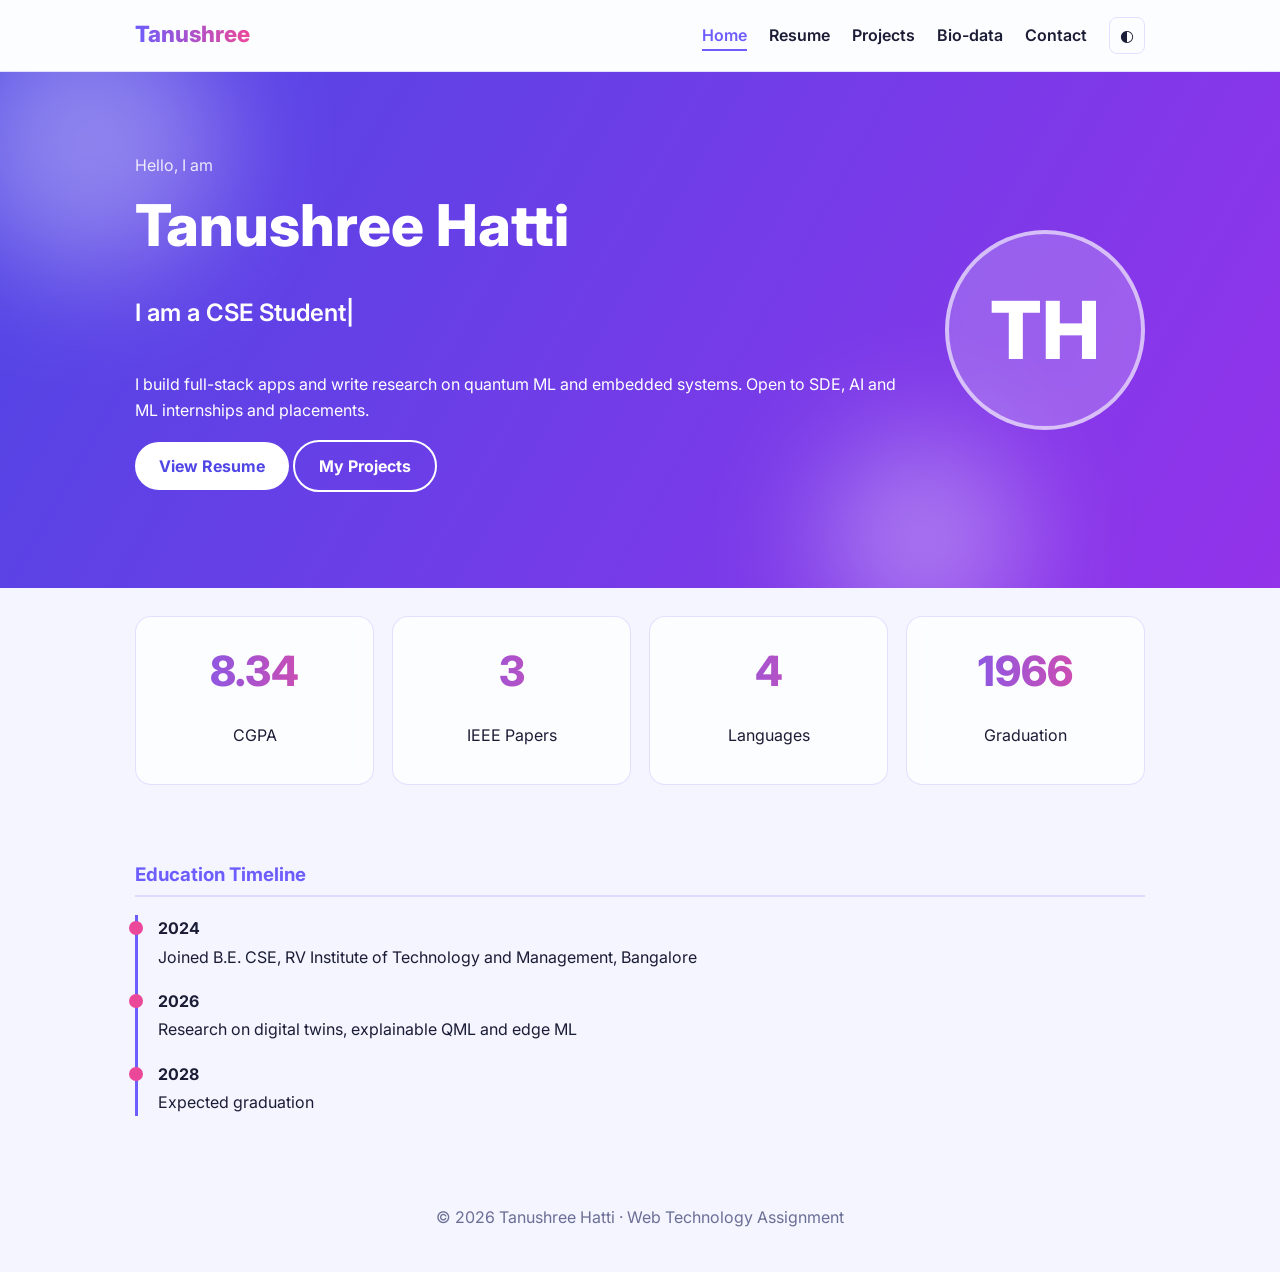
<file: index.html>
<!DOCTYPE html><html lang="en"><head><meta charset="UTF-8"><meta name="viewport" content="width=device-width, initial-scale=1"><title>Home | Tanushree Hatti</title><link href="https://fonts.googleapis.com/css2?family=Inter:wght@400;600;800&display=swap" rel="stylesheet"><link rel="stylesheet" href="style.css"></head><body><div id="bar"></div><header><nav><a class="logo" href="index.html">Tanushree</a><button id="menu" aria-label="Menu">&#9776;</button><ul id="links"><li><a href="index.html">Home</a></li><li><a href="resume.html">Resume</a></li><li><a href="projects.html">Projects</a></li><li><a href="biodata.html">Bio-data</a></li><li><a href="contact.html">Contact</a></li><li><button id="theme">&#9680;</button></li></ul></nav></header><main class="hero"><span class="blob b1"></span><span class="blob b2"></span><div class="wrap hero-in">
<div><p class="eyebrow">Hello, I am</p><h1>Tanushree Hatti</h1>
<h2>I am a <span id="typed"></span><span class="cur">|</span></h2>
<p>I build full-stack apps and write research on quantum ML and embedded systems. Open to SDE, AI and ML internships and placements.</p>
<p><a class="btn" href="resume.html">View Resume</a> <a class="btn alt" href="projects.html">My Projects</a></p></div>
<div class="avatar">TH</div></div></main>
<section class="wrap stats">
<div class="card"><p class="big" data-count="8.6" data-dec="2">0</p><p>CGPA</p></div>
<div class="card"><p class="big" data-count="3">0</p><p>IEEE Papers</p></div>
<div class="card"><p class="big" data-count="4">0</p><p>Languages</p></div>
<div class="card"><p class="big" data-count="2028">0</p><p>Graduation</p></div></section>
<section class="wrap"><h3>Education Timeline</h3><div class="timeline">
<div class="tl"><b>2024</b><p>Joined B.E. CSE, RV Institute of Technology and Management, Bangalore</p></div>
<div class="tl"><b>2026</b><p>Research on digital twins, explainable QML and edge ML</p></div>
<div class="tl"><b>2028</b><p>Expected graduation</p></div></div></section><footer><p>&copy; 2026 Tanushree Hatti &middot; Web Technology Assignment</p></footer><button id="top">&#8593;</button><script src="https://code.jquery.com/jquery-3.7.1.min.js"></script><script src="script.js"></script></body></html>
</file>
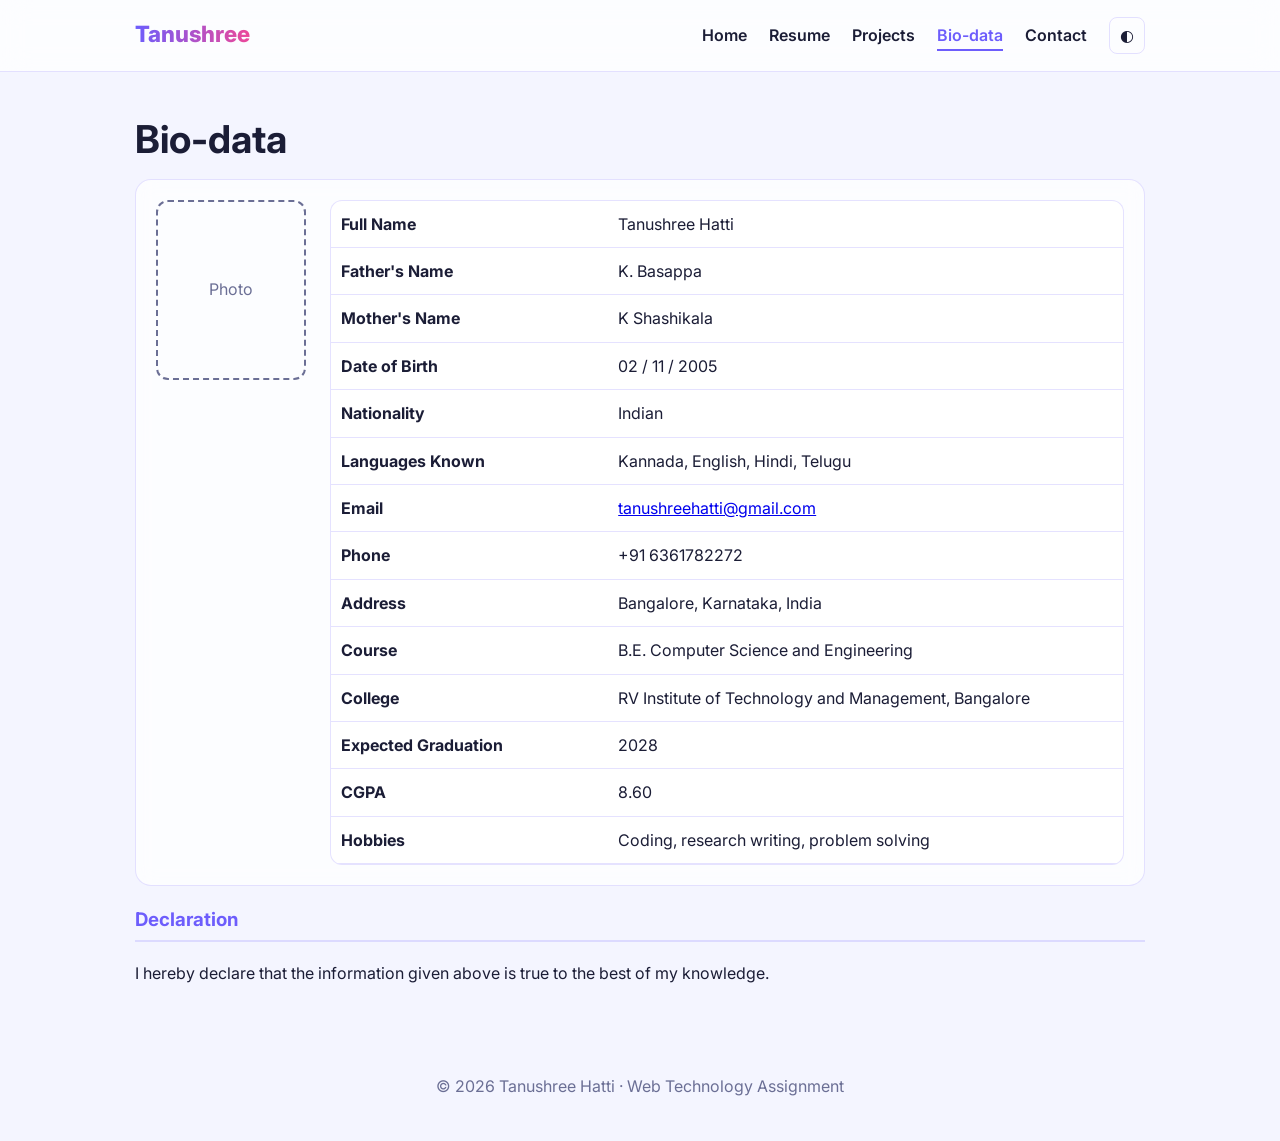
<file: biodata.html>
<!DOCTYPE html><html lang="en"><head><meta charset="UTF-8"><meta name="viewport" content="width=device-width, initial-scale=1"><title>Bio-data | Tanushree Hatti</title><link href="https://fonts.googleapis.com/css2?family=Inter:wght@400;600;800&display=swap" rel="stylesheet"><link rel="stylesheet" href="style.css"></head><body><div id="bar"></div><header><nav><a class="logo" href="index.html">Tanushree</a><button id="menu" aria-label="Menu">&#9776;</button><ul id="links"><li><a href="index.html">Home</a></li><li><a href="resume.html">Resume</a></li><li><a href="projects.html">Projects</a></li><li><a href="biodata.html">Bio-data</a></li><li><a href="contact.html">Contact</a></li><li><button id="theme">&#9680;</button></li></ul></nav></header>
<main class="wrap"><h1>Bio-data</h1>
<div class="bio">
<div class="photo">Photo</div>
<table class="kv">
<tr><th>Full Name</th><td>Tanushree Hatti</td></tr>
<tr><th>Father's Name</th><td>K. Basappa</td></tr>
<tr><th>Mother's Name</th><td>K Shashikala</td></tr>
<tr><th>Date of Birth</th><td>02 / 11 / 2005</td></tr>
<tr><th>Nationality</th><td>Indian</td></tr>
<tr><th>Languages Known</th><td>Kannada, English, Hindi, Telugu</td></tr>
<tr><th>Email</th><td><a href="mailto:tanushreehatti@gmail.com">tanushreehatti@gmail.com</a></td></tr><tr><th>Phone</th><td>+91 6361782272</td></tr><tr><th>Address</th><td>Bangalore, Karnataka, India</td></tr>
<tr><th>Course</th><td>B.E. Computer Science and Engineering</td></tr>
<tr><th>College</th><td>RV Institute of Technology and Management, Bangalore</td></tr>
<tr><th>Expected Graduation</th><td>2028</td></tr>
<tr><th>CGPA</th><td>8.60</td></tr>
<tr><th>Hobbies</th><td>Coding, research writing, problem solving</td></tr>
</table></div>
<h3>Declaration</h3>
<p>I hereby declare that the information given above is true to the best of my knowledge.</p>
</main>
<footer><p>&copy; 2026 Tanushree Hatti &middot; Web Technology Assignment</p></footer><button id="top">&#8593;</button><script src="https://code.jquery.com/jquery-3.7.1.min.js"></script><script src="script.js"></script></body></html>
</file>
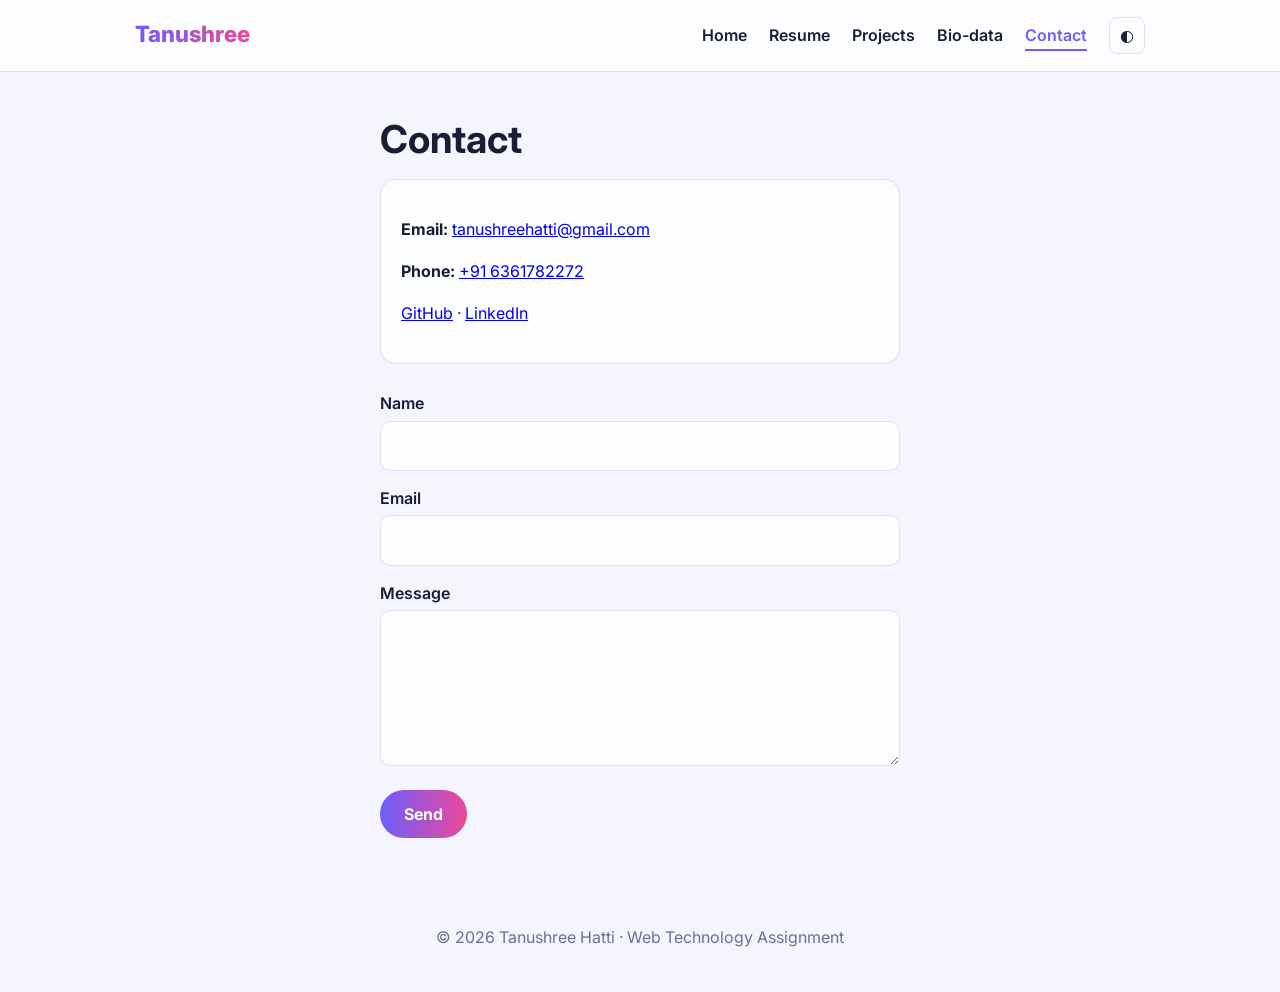
<file: contact.html>
<!DOCTYPE html><html lang="en"><head><meta charset="UTF-8"><meta name="viewport" content="width=device-width, initial-scale=1"><title>Contact | Tanushree Hatti</title><link href="https://fonts.googleapis.com/css2?family=Inter:wght@400;600;800&display=swap" rel="stylesheet"><link rel="stylesheet" href="style.css"></head><body><div id="bar"></div><header><nav><a class="logo" href="index.html">Tanushree</a><button id="menu" aria-label="Menu">&#9776;</button><ul id="links"><li><a href="index.html">Home</a></li><li><a href="resume.html">Resume</a></li><li><a href="projects.html">Projects</a></li><li><a href="biodata.html">Bio-data</a></li><li><a href="contact.html">Contact</a></li><li><button id="theme">&#9680;</button></li></ul></nav></header>
<main class="wrap narrow"><h1>Contact</h1><div class="card"><p><b>Email:</b> <a href="mailto:tanushreehatti@gmail.com">tanushreehatti@gmail.com</a></p><p><b>Phone:</b> <a href="tel:+916361782272">+91 6361782272</a></p><p><a href="https://github.com/tanushreehatti" target="_blank">GitHub</a> &middot; <a href="https://www.linkedin.com/in/tanushree-hatti-479bbb37a" target="_blank">LinkedIn</a></p></div><br>
<form id="cform" novalidate>
<label>Name<input id="n" type="text"></label>
<label>Email<input id="e" type="email"></label>
<label>Message<textarea id="m" rows="5"></textarea></label>
<p id="msg" role="alert"></p>
<button class="btn" type="submit">Send</button>
</form></main>
<footer><p>&copy; 2026 Tanushree Hatti &middot; Web Technology Assignment</p></footer><button id="top">&#8593;</button><script src="https://code.jquery.com/jquery-3.7.1.min.js"></script><script src="script.js"></script></body></html>
</file>
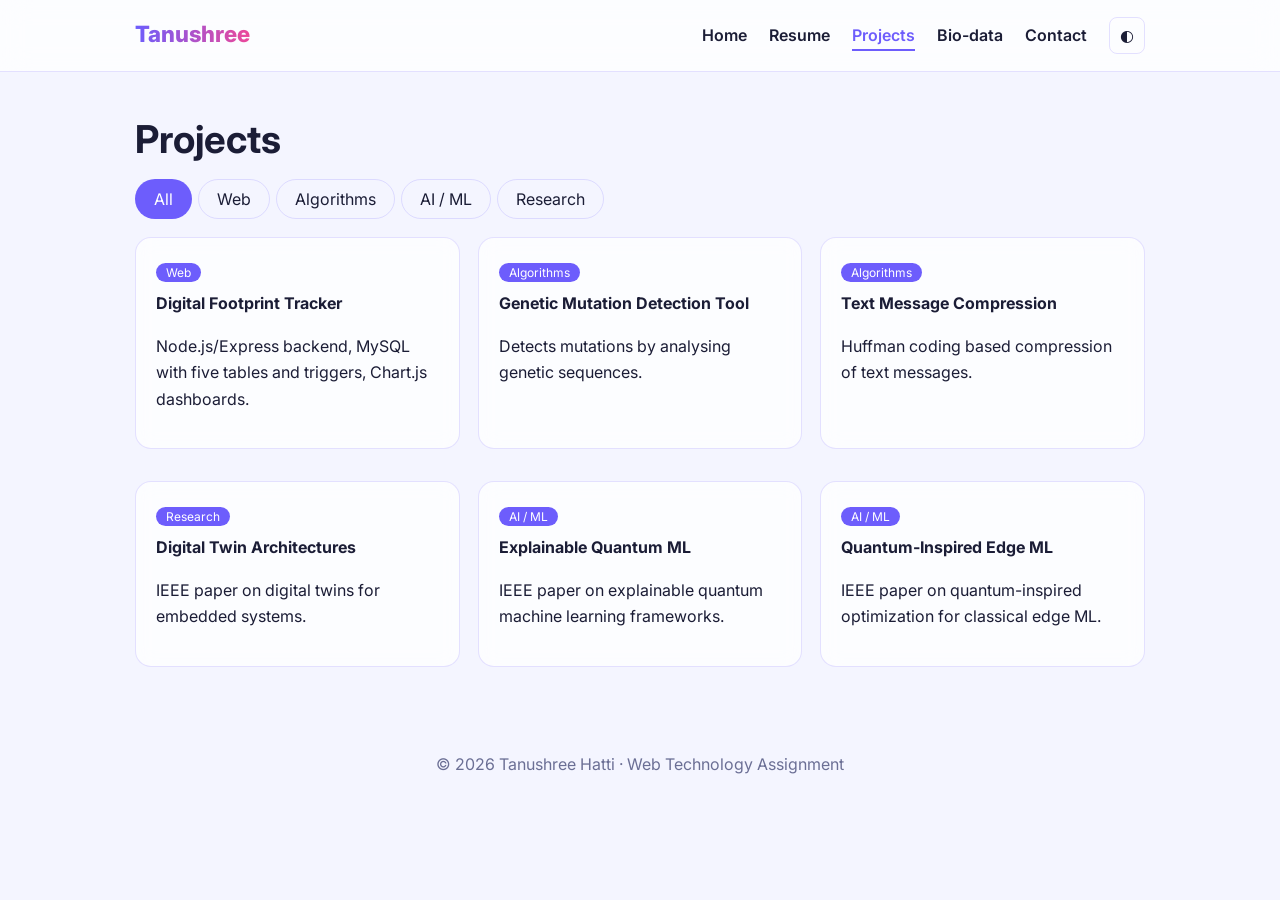
<file: projects.html>
<!DOCTYPE html><html lang="en"><head><meta charset="UTF-8"><meta name="viewport" content="width=device-width, initial-scale=1"><title>Projects | Tanushree Hatti</title><link href="https://fonts.googleapis.com/css2?family=Inter:wght@400;600;800&display=swap" rel="stylesheet"><link rel="stylesheet" href="style.css"></head><body><div id="bar"></div><header><nav><a class="logo" href="index.html">Tanushree</a><button id="menu" aria-label="Menu">&#9776;</button><ul id="links"><li><a href="index.html">Home</a></li><li><a href="resume.html">Resume</a></li><li><a href="projects.html">Projects</a></li><li><a href="biodata.html">Bio-data</a></li><li><a href="contact.html">Contact</a></li><li><button id="theme">&#9680;</button></li></ul></nav></header><main class="wrap"><h1>Projects</h1>
<div class="filters"><button class="f on" data-f="all">All</button><button class="f" data-f="web">Web</button><button class="f" data-f="dsa">Algorithms</button><button class="f" data-f="ml">AI / ML</button><button class="f" data-f="paper">Research</button></div>
<div class="grid">
<div class="item pj" data-t="web"><span class="tag">Web</span><h4>Digital Footprint Tracker</h4><p>Node.js/Express backend, MySQL with five tables and triggers, Chart.js dashboards.</p></div>
<div class="item pj" data-t="dsa"><span class="tag">Algorithms</span><h4>Genetic Mutation Detection Tool</h4><p>Detects mutations by analysing genetic sequences.</p></div>
<div class="item pj" data-t="dsa"><span class="tag">Algorithms</span><h4>Text Message Compression</h4><p>Huffman coding based compression of text messages.</p></div>
<div class="item pj" data-t="paper"><span class="tag">Research</span><h4>Digital Twin Architectures</h4><p>IEEE paper on digital twins for embedded systems.</p></div>
<div class="item pj" data-t="ml"><span class="tag">AI / ML</span><h4>Explainable Quantum ML</h4><p>IEEE paper on explainable quantum machine learning frameworks.</p></div>
<div class="item pj" data-t="ml"><span class="tag">AI / ML</span><h4>Quantum-Inspired Edge ML</h4><p>IEEE paper on quantum-inspired optimization for classical edge ML.</p></div>
</div></main><footer><p>&copy; 2026 Tanushree Hatti &middot; Web Technology Assignment</p></footer><button id="top">&#8593;</button><script src="https://code.jquery.com/jquery-3.7.1.min.js"></script><script src="script.js"></script></body></html>
</file>
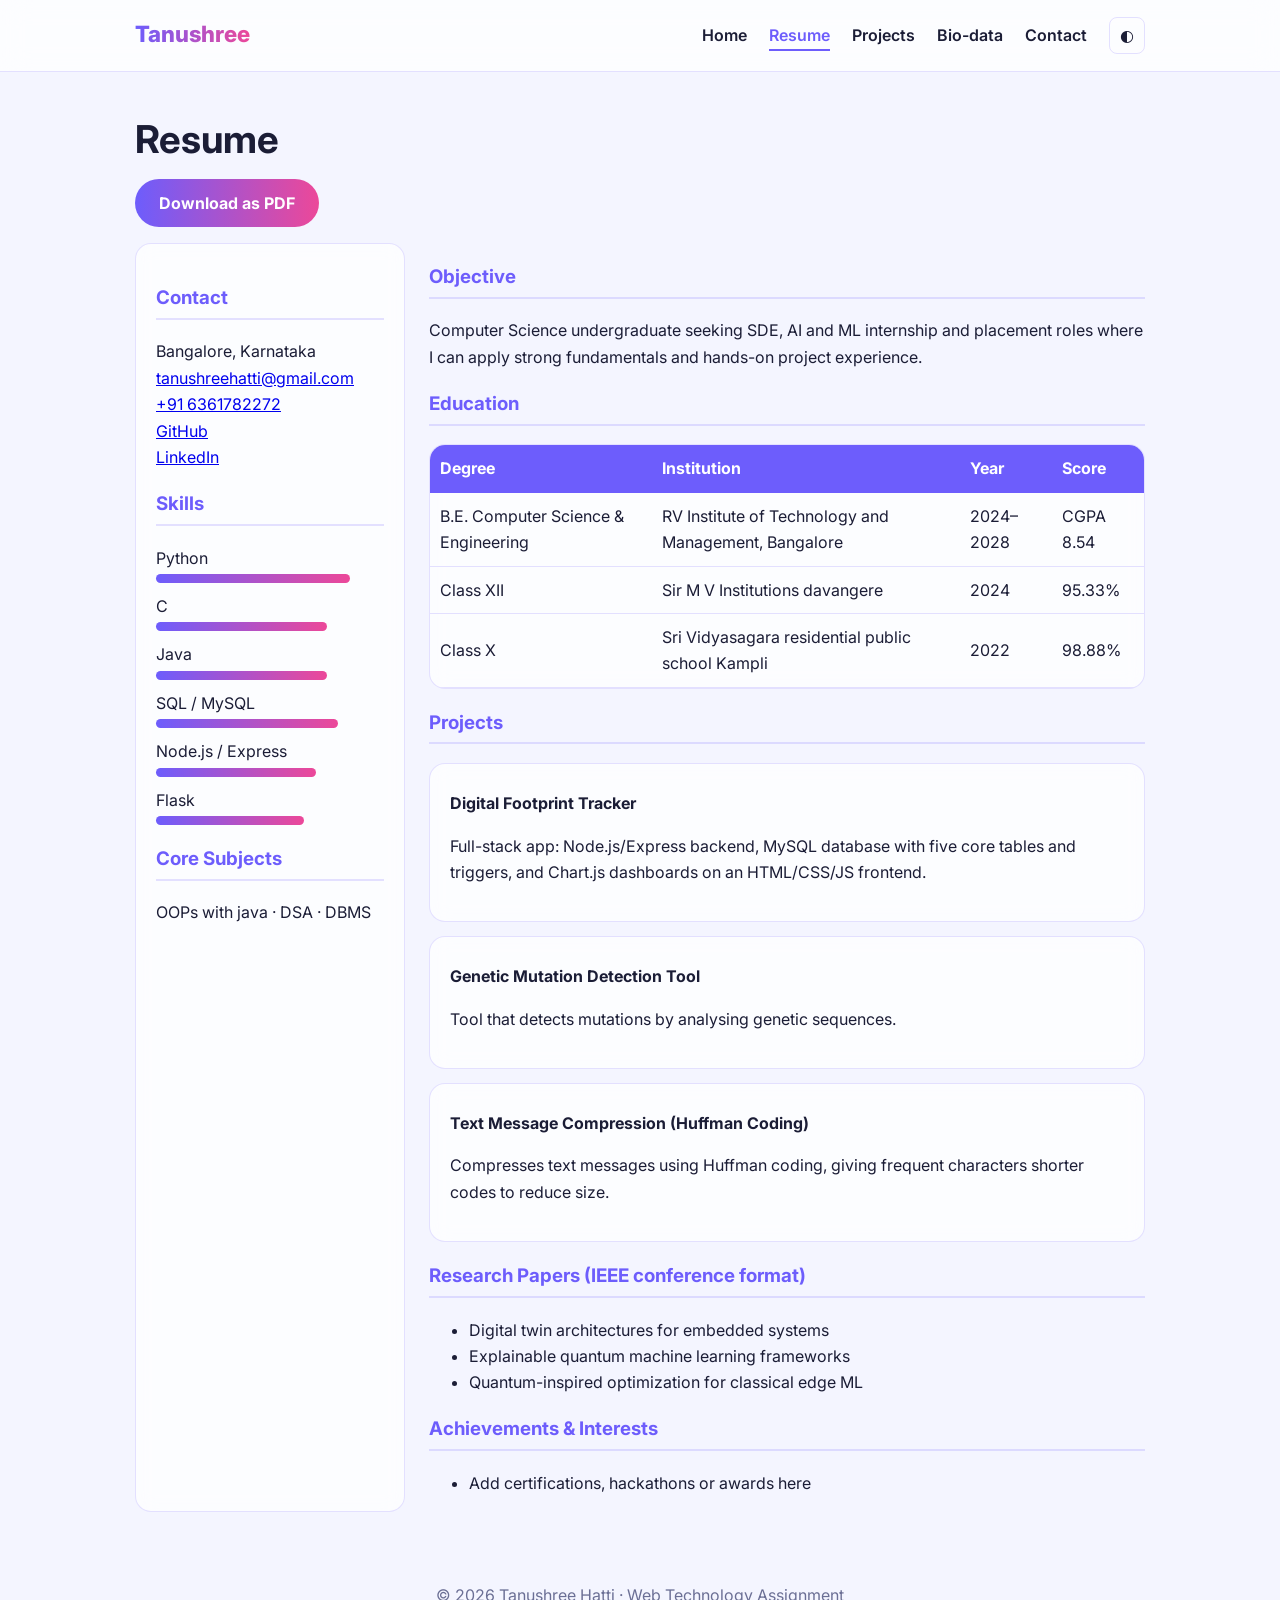
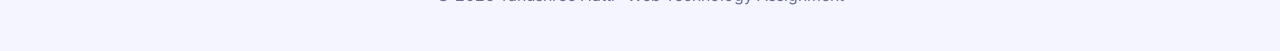
<file: resume.html>
<!DOCTYPE html><html lang="en"><head><meta charset="UTF-8"><meta name="viewport" content="width=device-width, initial-scale=1"><title>Resume | Tanushree Hatti</title><link href="https://fonts.googleapis.com/css2?family=Inter:wght@400;600;800&display=swap" rel="stylesheet"><link rel="stylesheet" href="style.css"></head><body><div id="bar"></div><header><nav><a class="logo" href="index.html">Tanushree</a><button id="menu" aria-label="Menu">&#9776;</button><ul id="links"><li><a href="index.html">Home</a></li><li><a href="resume.html">Resume</a></li><li><a href="projects.html">Projects</a></li><li><a href="biodata.html">Bio-data</a></li><li><a href="contact.html">Contact</a></li><li><button id="theme">&#9680;</button></li></ul></nav></header>
<main class="wrap"><h1>Resume</h1><button class="btn dl" onclick="window.print()">Download as PDF</button>
<article class="resume">
<aside>
<h3>Contact</h3>
<ul class="plain"><li>Bangalore, Karnataka</li><li><a href="mailto:tanushreehatti@gmail.com">tanushreehatti@gmail.com</a></li><li><a href="tel:+916361782272">+91 6361782272</a></li><li><a href="https://github.com/tanushreehatti">GitHub</a></li><li><a href="https://www.linkedin.com/in/tanushree-hatti-479bbb37a">LinkedIn</a></li></ul>
<h3>Skills</h3>
<div class="skill" data-level="85"><span>Python</span><i></i></div>
<div class="skill" data-level="75"><span>C</span><i></i></div>
<div class="skill" data-level="75"><span>Java</span><i></i></div>
<div class="skill" data-level="80"><span>SQL / MySQL</span><i></i></div>
<div class="skill" data-level="70"><span>Node.js / Express</span><i></i></div>
<div class="skill" data-level="65"><span>Flask</span><i></i></div>
<h3>Core Subjects</h3><p>OOPs with java &middot; DSA &middot; DBMS</p>
</aside>
<div>
<section><h3>Objective</h3><p>Computer Science undergraduate seeking SDE, AI and ML internship and placement roles where I can apply strong fundamentals and hands-on project experience.</p></section>
<section><h3>Education</h3>
<table><thead><tr><th>Degree</th><th>Institution</th><th>Year</th><th>Score</th></tr></thead>
<tbody><tr><td>B.E. Computer Science &amp; Engineering</td><td>RV Institute of Technology and Management, Bangalore</td><td>2024&ndash;2028</td><td>CGPA 8.54</td></tr>
<tr><td>Class XII</td><td>Sir M V Institutions davangere</td><td>2024</td><td>95.33%</td></tr>
<tr><td>Class X</td><td>Sri Vidyasagara residential public school Kampli</td><td>2022</td><td>98.88%</td></tr></tbody></table></section>
<section><h3>Projects</h3>
<div class="item"><h4>Digital Footprint Tracker</h4><p>Full-stack app: Node.js/Express backend, MySQL database with five core tables and triggers, and Chart.js dashboards on an HTML/CSS/JS frontend.</p></div>
<div class="item"><h4>Genetic Mutation Detection Tool</h4><p>Tool that detects mutations by analysing genetic sequences.</p></div>
<div class="item"><h4>Text Message Compression (Huffman Coding)</h4><p>Compresses text messages using Huffman coding, giving frequent characters shorter codes to reduce size.</p></div></section>
<section><h3>Research Papers (IEEE conference format)</h3><ul>
<li>Digital twin architectures for embedded systems</li>
<li>Explainable quantum machine learning frameworks</li>
<li>Quantum-inspired optimization for classical edge ML</li></ul></section>
<section><h3>Achievements &amp; Interests</h3><ul><li>Add certifications, hackathons or awards here</li></ul></section>
</div></article></main>
<footer><p>&copy; 2026 Tanushree Hatti &middot; Web Technology Assignment</p></footer><button id="top">&#8593;</button><script src="https://code.jquery.com/jquery-3.7.1.min.js"></script><script src="script.js"></script></body></html>
</file>
<file: style.css>
:root{--bg:#f4f5ff;--fg:#1b1d36;--card:rgba(255,255,255,.75);--ac:#6d5dfc;--ac2:#ec4899;--mut:#6b6f95;--bd:rgba(109,93,252,.18)}
body.dark{--bg:#0d0f1c;--fg:#e9eaf8;--card:rgba(28,31,56,.7);--ac:#9d8fff;--mut:#9a9dc4;--bd:rgba(157,143,255,.2)}
*{box-sizing:border-box}html{scroll-behavior:smooth}
body{margin:0;font-family:Inter,system-ui,sans-serif;background:var(--bg);color:var(--fg);line-height:1.65;transition:.3s}
#bar{position:fixed;top:0;left:0;height:4px;width:0;background:linear-gradient(90deg,var(--ac),var(--ac2));z-index:99}
.wrap{max-width:1050px;margin:auto;padding:28px 20px}.narrow{max-width:560px}
header{position:sticky;top:0;z-index:50;background:var(--card);backdrop-filter:blur(14px);border-bottom:1px solid var(--bd)}
nav{max-width:1050px;margin:auto;padding:12px 20px;display:flex;justify-content:space-between;align-items:center}
.logo{font-weight:800;font-size:1.4rem;background:linear-gradient(90deg,var(--ac),var(--ac2));-webkit-background-clip:text;color:transparent;text-decoration:none}
nav ul{list-style:none;display:flex;gap:22px;margin:0;padding:0;align-items:center}
nav a{color:var(--fg);text-decoration:none;font-weight:600;padding:4px 0;border-bottom:2px solid transparent;transition:.2s}
nav a:hover,nav a.active{color:var(--ac);border-color:var(--ac)}
button{cursor:pointer;font:inherit}#theme,#menu{background:none;border:1px solid var(--bd);color:var(--fg);border-radius:8px;padding:4px 10px}#menu{display:none}
.hero{position:relative;overflow:hidden;color:#fff;background:linear-gradient(120deg,#4f46e5,#9333ea,#ec4899,#4f46e5);background-size:300% 300%;animation:bg 12s ease infinite}
@keyframes bg{50%{background-position:100% 50%}}
.blob{position:absolute;border-radius:50%;filter:blur(60px);opacity:.35;background:#fff;animation:float 8s ease-in-out infinite}
.b1{width:260px;height:260px;top:-60px;left:-40px}.b2{width:200px;height:200px;bottom:-50px;right:20%;animation-delay:-4s}
@keyframes float{50%{transform:translateY(40px)}}
.hero-in{position:relative;display:flex;align-items:center;justify-content:space-between;gap:30px;padding:80px 20px}
.hero h1{font-size:3.6rem;margin:0;font-weight:800}.hero h2{font-weight:600;min-height:2.4em}.eyebrow{margin:0;opacity:.85}
.cur{animation:blink 1s steps(1) infinite}@keyframes blink{50%{opacity:0}}
.avatar{min-width:200px;height:200px;border-radius:50%;display:flex;align-items:center;justify-content:center;font-size:5rem;font-weight:800;background:rgba(255,255,255,.2);border:4px solid rgba(255,255,255,.6);backdrop-filter:blur(8px);animation:float 6s ease-in-out infinite}
.btn{display:inline-block;background:#fff;color:#4f46e5;padding:11px 24px;border-radius:30px;text-decoration:none;font-weight:700;border:0;transition:.2s}
.btn:hover{transform:translateY(-3px);box-shadow:0 8px 20px rgba(0,0,0,.25)}.alt{background:transparent;color:#fff;border:2px solid #fff}
.dl,form .btn{background:linear-gradient(90deg,var(--ac),var(--ac2));color:#fff;margin-bottom:16px}
.card,.resume aside,.item,.bio,table{background:var(--card);backdrop-filter:blur(10px);border:1px solid var(--bd);border-radius:16px}
.card,.item,.resume aside,.bio{padding:20px;transition:.25s}.card:hover,.item:hover{transform:translateY(-6px);box-shadow:0 12px 28px rgba(109,93,252,.25)}
.stats{display:grid;grid-template-columns:repeat(auto-fit,minmax(200px,1fr));gap:18px;text-align:center}
.big{font-size:2.6rem;font-weight:800;margin:0;background:linear-gradient(90deg,var(--ac),var(--ac2));-webkit-background-clip:text;color:transparent}
h1{font-size:2.4rem;margin:.2em 0}h3{color:var(--ac);border-bottom:2px solid var(--bd);padding-bottom:4px}
.timeline{border-left:3px solid var(--ac);padding-left:20px}.tl{position:relative;margin-bottom:18px}.tl:before{content:"";position:absolute;left:-29px;top:6px;width:14px;height:14px;border-radius:50%;background:var(--ac2)}
.tl p{margin:2px 0}.resume{display:grid;grid-template-columns:270px 1fr;gap:24px}.plain{list-style:none;padding:0}.item{margin-bottom:14px}.item h4{margin:6px 0}
table{width:100%;border-collapse:separate;border-spacing:0;overflow:hidden}th,td{padding:10px;text-align:left;border-bottom:1px solid var(--bd)}thead th{background:var(--ac);color:#fff}tr:hover td{background:rgba(109,93,252,.08)}
.skill i{display:block;height:9px;width:0;background:linear-gradient(90deg,var(--ac),var(--ac2));border-radius:6px;transition:width 1.3s;margin:3px 0 10px}
.bio{display:flex;gap:24px;flex-wrap:wrap}.photo{width:150px;height:180px;border:2px dashed var(--mut);border-radius:12px;display:flex;align-items:center;justify-content:center;color:var(--mut)}
.kv{flex:1;min-width:280px;border-radius:12px}.kv th{width:35%}
.filters{margin-bottom:18px}.f{background:none;border:1px solid var(--bd);color:var(--fg);padding:6px 18px;border-radius:20px;margin-right:6px}.f.on{background:var(--ac);color:#fff}
.grid{display:grid;grid-template-columns:repeat(auto-fit,minmax(250px,1fr));gap:18px}.tag{font-size:.75rem;background:var(--ac);color:#fff;padding:2px 10px;border-radius:12px}
label{display:block;margin-bottom:14px;font-weight:600}input,textarea{width:100%;padding:11px;margin-top:4px;border:1px solid var(--bd);border-radius:10px;background:var(--card);color:var(--fg);font:inherit}
.err{border-color:#e11d48!important}.ok{color:#16a34a}.bad{color:#e11d48}
.reveal{opacity:0;transform:translateY(30px);transition:opacity .7s,transform .7s}.reveal.show{opacity:1;transform:none}
footer{text-align:center;color:var(--mut);padding:26px}#top{display:none;position:fixed;right:20px;bottom:20px;border:0;border-radius:50%;width:44px;height:44px;background:var(--ac);color:#fff}
@media(max-width:720px){#menu{display:block}#links{display:none;position:absolute;top:100%;left:0;right:0;background:var(--bg);flex-direction:column;padding:16px}.resume{grid-template-columns:1fr}.hero-in{flex-direction:column-reverse;text-align:center}.hero h1{font-size:3rem}}
@media print{header,footer,#top,#bar,.dl{display:none}body{background:#fff;color:#000}.reveal{opacity:1;transform:none}}
</file>
